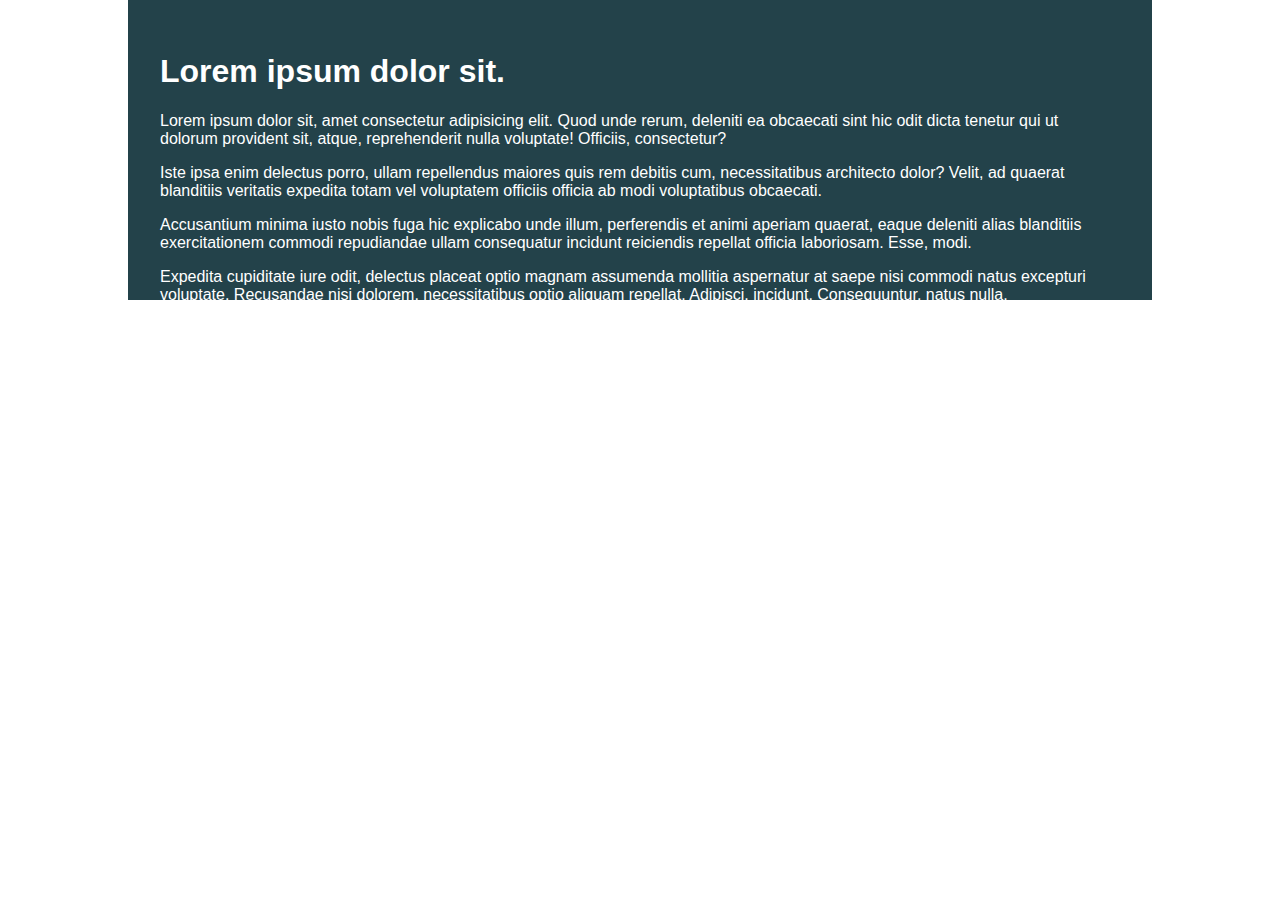
<file: WEB D/challenge01/index.html>
<!DOCTYPE html>
<html lang="en">

<head>
    <meta charset="UTF-8">
    <meta name="viewport" content="width=device-width, initial-scale=1.0">
    <title>Day 01</title>

    <link rel="stylesheet" href="style.css">
</head>

<body>
    <div class="container">
        <div class="intro-content">
            <h1>Lorem ipsum dolor sit.</h1>
            <p>Lorem ipsum dolor sit, amet consectetur adipisicing elit. Quod unde rerum, deleniti ea obcaecati sint hic
                odit dicta tenetur qui ut dolorum provident sit, atque, reprehenderit nulla voluptate! Officiis,
                consectetur?</p>
            <p>Iste ipsa enim delectus porro, ullam repellendus maiores quis rem debitis cum, necessitatibus architecto
                dolor? Velit, ad quaerat blanditiis veritatis expedita totam vel voluptatem officiis officia ab modi
                voluptatibus obcaecati.</p>
            <p>Accusantium minima iusto nobis fuga hic explicabo unde illum, perferendis et animi aperiam quaerat, eaque
                deleniti alias blanditiis exercitationem commodi repudiandae ullam consequatur incidunt reiciendis
                repellat officia laboriosam. Esse, modi.</p>
            <p>Expedita cupiditate iure odit, delectus placeat optio magnam assumenda mollitia aspernatur at saepe nisi
                commodi natus excepturi voluptate. Recusandae nisi dolorem, necessitatibus optio aliquam repellat.
                Adipisci, incidunt. Consequuntur, natus nulla.</p>
        </div>
    </div>
</body>

</html>
</file>
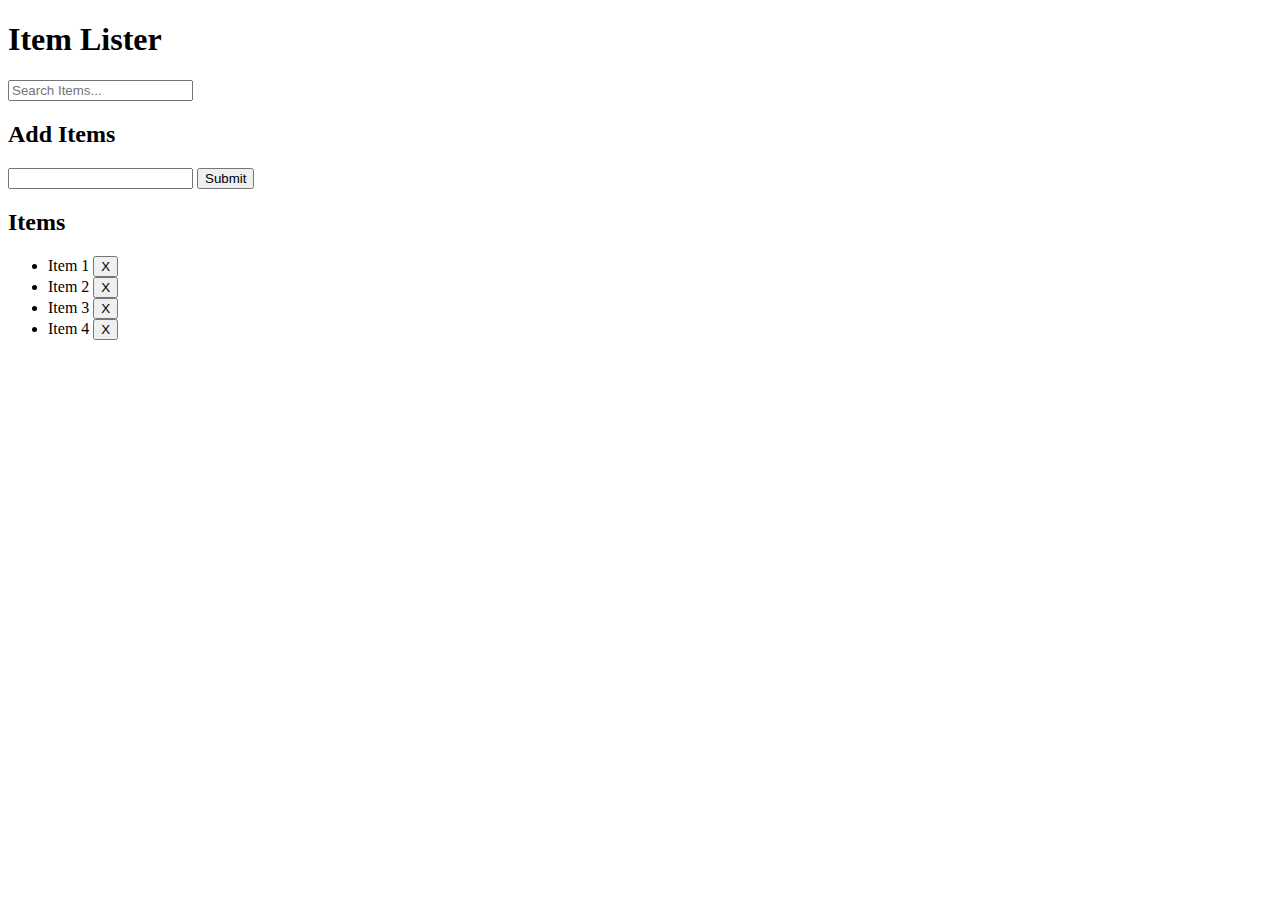
<file: WEB D/JS Start/index.html>
<!DOCTYPE html>
<html>
<head>
    <meta charset="UTD-8">
    <meta name="viewport" content="width=device-width", initial-scale="1.0">
    <meta http-equiv="X-UA-Compatible" content="ie=edge">
    <!-- <link rel="stylesheet" href=""> -->
    <title>Item Lister</title>
</head>
<body>
    <header id="main-header" class="bg-success text-white p-4 mb-3">
        <div class="container">
          <div class="row">
            <div class="col-md-6">
                <h1 id="header-title">Item Lister</h1>
            </div>
            <div class="col-md-6 align-self-center">
                <input type="text" class="form-control" id="filter" placeholder="Search Items...">
            </div>
          </div>
        </div>
      </header>
      <div class="container">
       <div id="main" class="card card-body">
        <h2 class="title">Add Items</h2>
        <form id="addForm" class="form-inline mb-3">
          <input type="text" class="form-control mr-2" id="item">
          <input type="submit" class="btn btn-dark" value="Submit">
        </form>
        <h2 class="title">Items</h2>
        <ul id="items" class="list-group">
          <li class="list-group-item">Item 1 <button class="btn btn-danger btn-sm float-right delete">X</button></li>
          <li class="list-group-item">Item 2 <button class="btn btn-danger btn-sm float-right delete">X</button></li>
          <li class="list-group-item">Item 3 <button class="btn btn-danger btn-sm float-right delete">X</button></li>
          <li class="list-group-item">Item 4 <button class="btn btn-danger btn-sm float-right delete">X</button></li>
        </ul>
       </div>
      </div>
      <script src="main.js"></script>
</body>

</html>
</file>
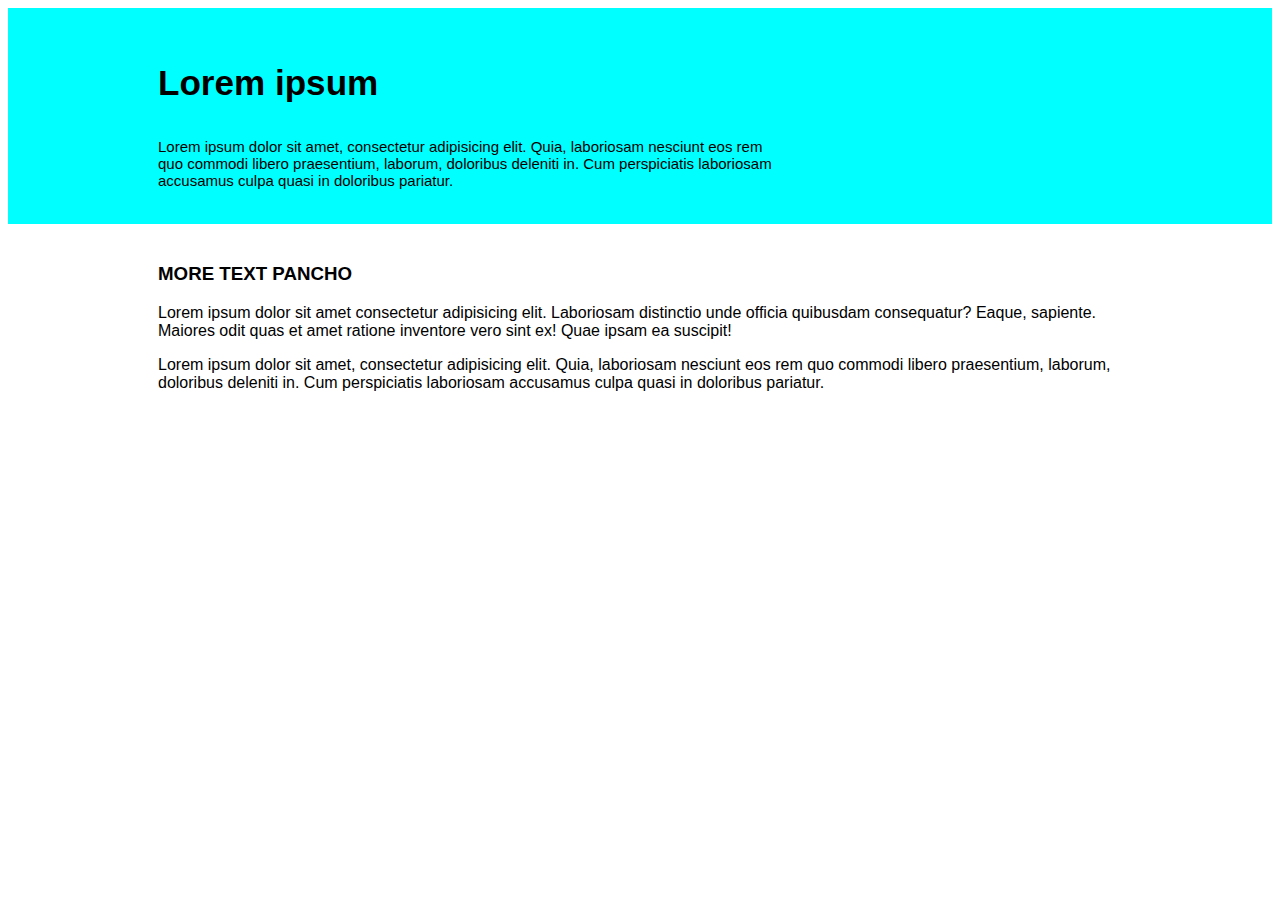
<file: WEB D/KP PRACTISE/index.html>
<!DOCTYPE html>
<html>
    <head>
        <title>DAY 01</title>
        <link rel="stylesheet" href="style.css">
    </head> 
    <body>
       <div class="container">
            <div class="text"> 
                <h3 class="head">Lorem ipsum </h3>
                <div class="content">
                    <p>Lorem ipsum dolor sit amet, consectetur adipisicing elit. Quia, laboriosam nesciunt eos rem quo commodi libero praesentium, laborum, doloribus deleniti in. Cum perspiciatis laboriosam accusamus culpa quasi in doloribus pariatur.</p>            
                </div>
            </div>
        </div>
        <div class="more_text">
            <h3 class="subheading">MORE TEXT PANCHO</h3>
                <div class="data">Lorem ipsum dolor sit amet consectetur adipisicing elit. Laboriosam distinctio unde officia quibusdam consequatur? Eaque, sapiente. Maiores odit quas et amet ratione inventore vero sint ex! Quae ipsam ea suscipit!</div>
                    <p>Lorem ipsum dolor sit amet, consectetur adipisicing elit. Quia, laboriosam nesciunt eos rem quo commodi libero praesentium, laborum, doloribus deleniti in. Cum perspiciatis laboriosam accusamus culpa quasi in doloribus pariatur.</p>
            </div>
        </div>
    </body>
</html>
</file>
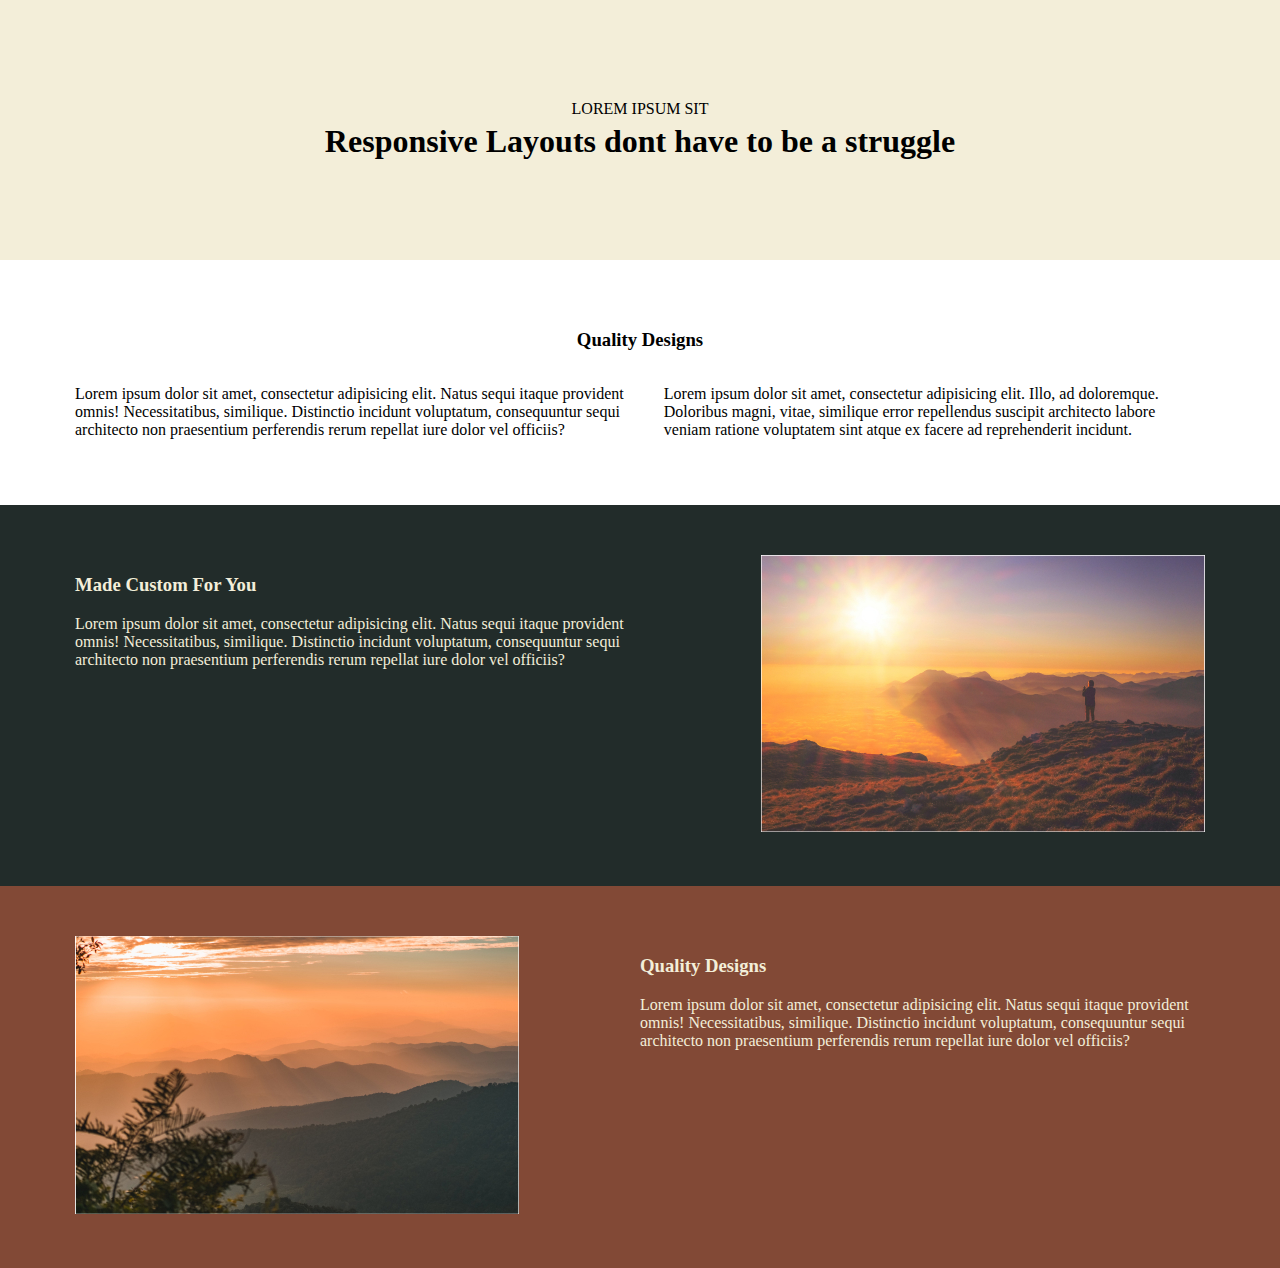
<file: WEB D/KP PRACTISE/flexbox-challenge-4/index.html>
<!DOCTYPE html>
<html>
    <head>
        <title>CHALLENGE 4</title>
        <link rel="stylesheet" href="style.css">
    </head>
    <body>
        <div class="container-1">
            <div class="text-1">
                <p class="line">LOREM IPSUM SIT</p>
                <h1 class="heading">Responsive Layouts dont have to be a struggle</h2>
            </div>
        </div>
        <div class="container-2">
            <div class="text-2">
                <h3 class="sub1">Quality Designs</h3>
                <div class="para1">
                    <p>Lorem ipsum dolor sit amet, consectetur adipisicing elit. Natus sequi itaque provident omnis! Necessitatibus, similique. Distinctio incidunt voluptatum, consequuntur sequi architecto non praesentium perferendis rerum repellat iure dolor vel officiis?</p>
                    <p>Lorem ipsum dolor sit amet, consectetur adipisicing elit. Illo, ad doloremque. Doloribus magni, vitae, similique error repellendus suscipit architecto labore veniam ratione voluptatem sint atque ex facere ad reprehenderit incidunt.</p>
                </div>
            </div>
        </div>
        <div class="container-3">
            <div class="content-in-3">
                <div class="text-3">
                    <h3 class="sub2">Made Custom For You</h3>
                    <p>Lorem ipsum dolor sit amet, consectetur adipisicing elit. Natus sequi itaque provident omnis! Necessitatibus, similique. Distinctio incidunt voluptatum, consequuntur sequi architecto non praesentium perferendis rerum repellat iure dolor vel officiis?</p>
                </div>
                <div>
                    <img src="image-01.jpg" alt="first image" class="image-on-third">
                </div>
            </div>
        </div>
        <div class="container-4">
            <div class="content-in-4">
                <div>
                    <img src="image-02.jpg" alt="first image" class="image-on-third">
                </div>
                <div class="text-4">
                    <h3 class="sub3">Quality Designs</h3>
                    <p>Lorem ipsum dolor sit amet, consectetur adipisicing elit. Natus sequi itaque provident omnis! Necessitatibus, similique. Distinctio incidunt voluptatum, consequuntur sequi architecto non praesentium perferendis rerum repellat iure dolor vel officiis?</p>
                </div>
                
            </div>
        </div>
    </body>

    
</html>
</file>
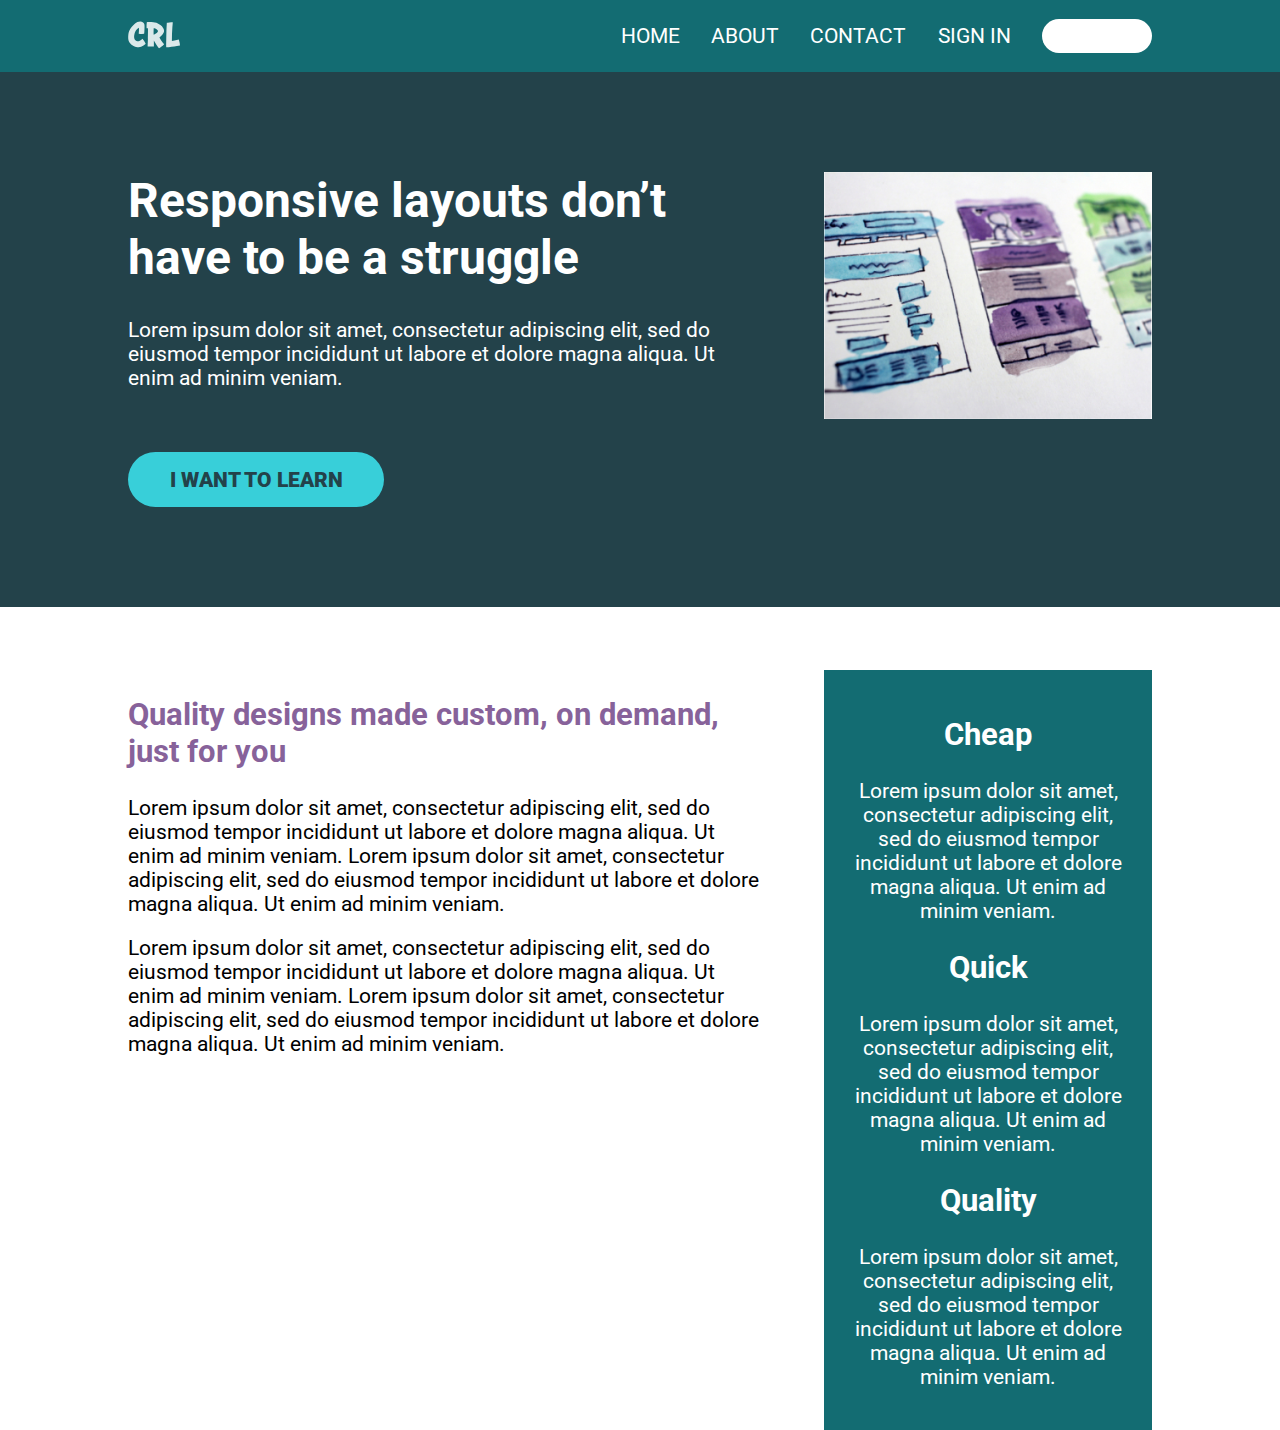
<file: WEB D/KP PRACTISE/nav-challenge/index.html>
<!DOCTYPE html>
<html lang="en">
<head>
    <meta charset="UTF-8">
    <meta name="viewport" content="width=device-width, initial-scale=1.0">
    <title>Conquering Responsive Layouts</title>
    <link href="https://fonts.googleapis.com/css2?family=Roboto:wght@400;900&display=swap" rel="stylesheet"> 
    <link rel="stylesheet" href="style.css">
</head>
<body>
    <header> 
        <div class="container row">
            <button class="nav-toggle" aria-label="open navigation">
                <span class="hamburger"></span>
            </button>
            <a class="logo" href="#">
                <img src="img/logo.svg" alt="conquering responsive layouts">
            </a>
            <nav class="nav">
                <ul class="nav__list nav__list--primary">
                    <li class="nav__item"><a href="#" class="nav__link">Home</a></li>
                    <li class="nav__item"><a href="#" class="nav__link">About</a></li>
                    <li class="nav__item"><a href="#" class="nav__link">Contact</a></li>
                </ul>
                <ul class="nav__list nav__list--secondary">
                    <li class="nav__item"><a href="#" class="nav__link">Sign In</a></li>
                    <li class="nav__item"><a href="#" class="nav__link nav__link--button">Sign up</a></li>
                </ul>
            </nav>
        </div>
    </header>
    
    <section class="hero">
        <div class="container row">
            <div class="hero__text">
                <h1>Responsive layouts don’t have to be a struggle</h1>
                <p>Lorem ipsum dolor sit amet, consectetur adipiscing elit, sed do eiusmod tempor incididunt ut labore et dolore magna aliqua. Ut enim ad minim veniam.</p>
                <a href="#" class="btn">I want to learn</a>
            </div>
            <img src="img/hero-img.jpg" alt="UX design sketches" class="hero__img">
        </div>
    </section> 

    <main class="main container row">
            <section class="primary-content">
                <h2 class="section-title">Quality designs made custom, on demand, just for you</h2>
                <p>Lorem ipsum dolor sit amet, consectetur adipiscing elit, sed do eiusmod tempor incididunt ut labore et dolore magna aliqua. Ut enim ad minim veniam. Lorem ipsum dolor sit amet, consectetur adipiscing elit, sed do eiusmod tempor incididunt ut labore et dolore magna aliqua. Ut enim ad minim veniam.</p>
                <p>Lorem ipsum dolor sit amet, consectetur adipiscing elit, sed do eiusmod tempor incididunt ut labore et dolore magna aliqua. Ut enim ad minim veniam. Lorem ipsum dolor sit amet, consectetur adipiscing elit, sed do eiusmod tempor incididunt ut labore et dolore magna aliqua. Ut enim ad minim veniam.</p>
            </section>
            <aside class="sidebar">
                <h2 class="sidebar-title">Cheap</h2>
                <p>Lorem ipsum dolor sit amet, consectetur adipiscing elit, sed do eiusmod tempor incididunt ut labore et dolore magna aliqua. Ut enim ad minim veniam.</p>

                <h2 class="sidebar-title">Quick</h2>
                <p>Lorem ipsum dolor sit amet, consectetur adipiscing elit, sed do eiusmod tempor incididunt ut labore et dolore magna aliqua. Ut enim ad minim veniam.</p>

                <h2 class="sidebar-title">Quality</h2>
                <p>Lorem ipsum dolor sit amet, consectetur adipiscing elit, sed do eiusmod tempor incididunt ut labore et dolore magna aliqua. Ut enim ad minim veniam.</p>
            </aside>
    </main>

    <script src="main.js"></script>

</body>
</html>
</file>
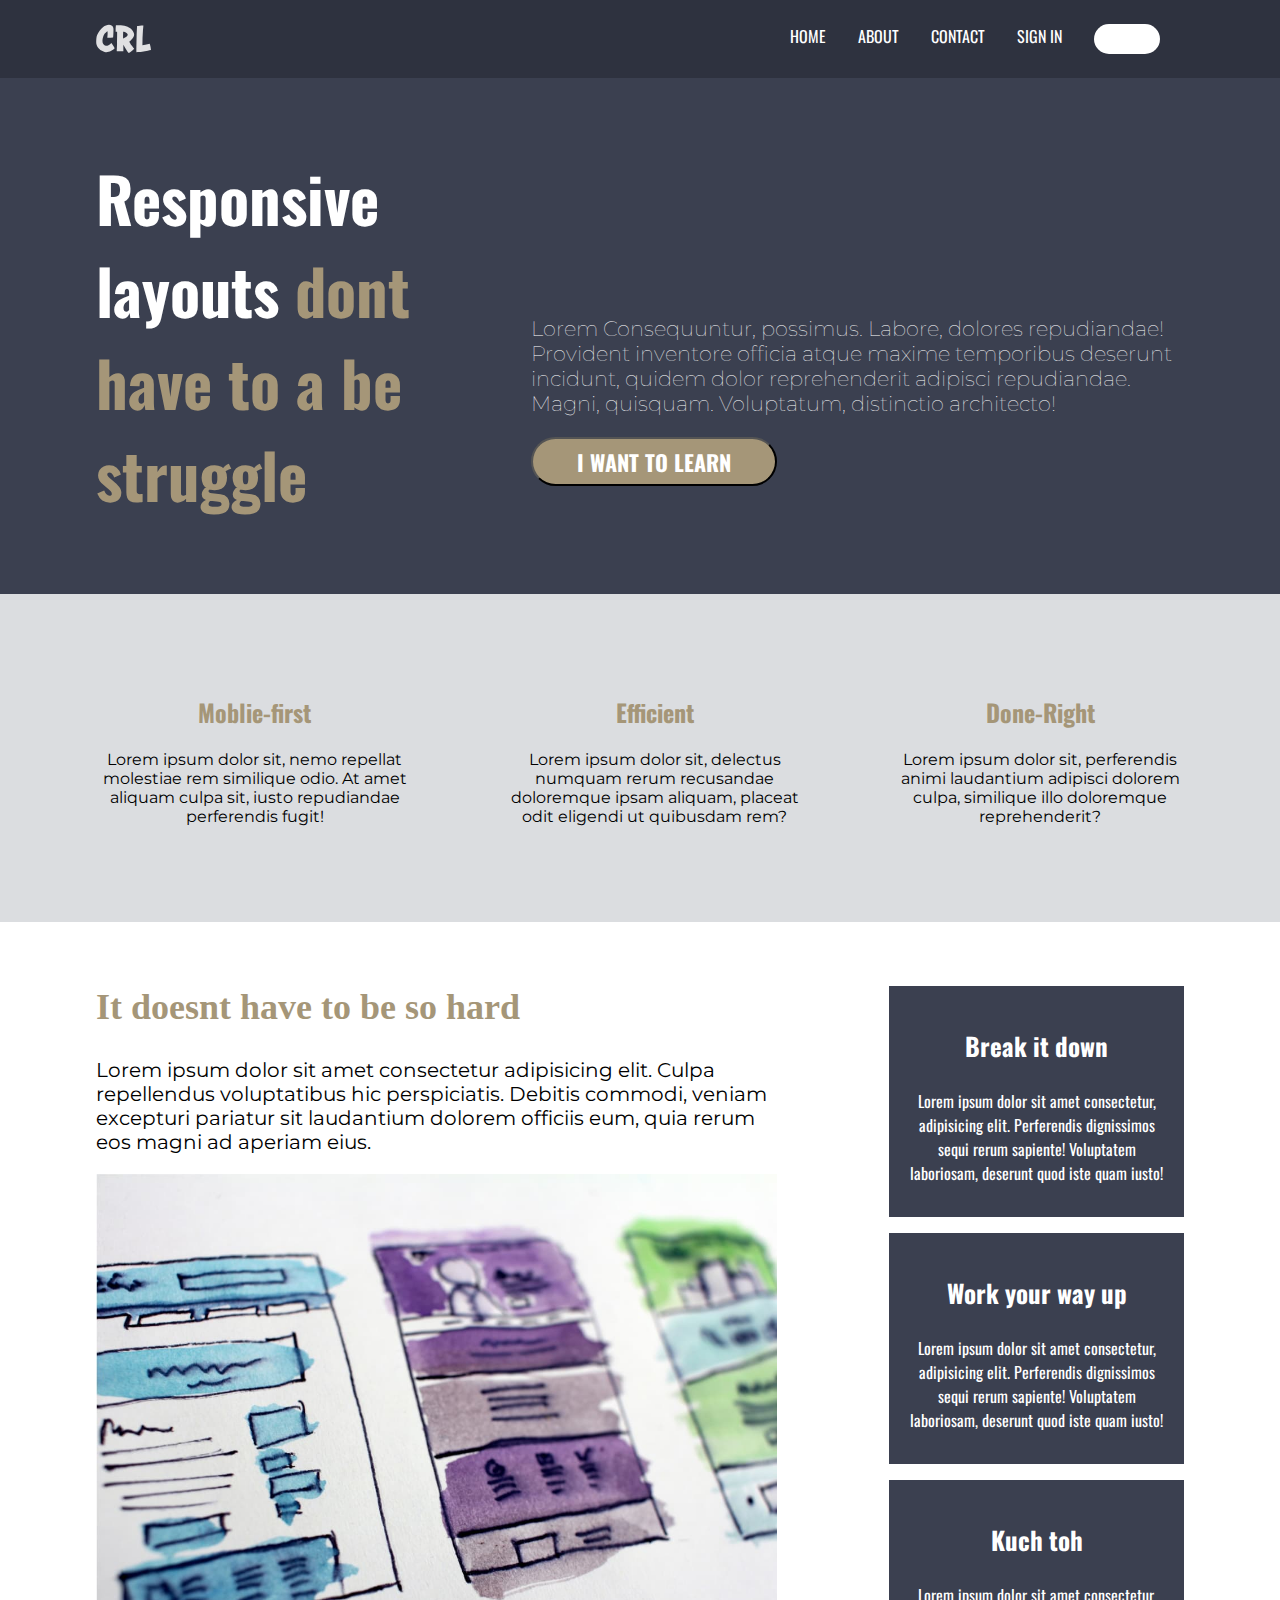
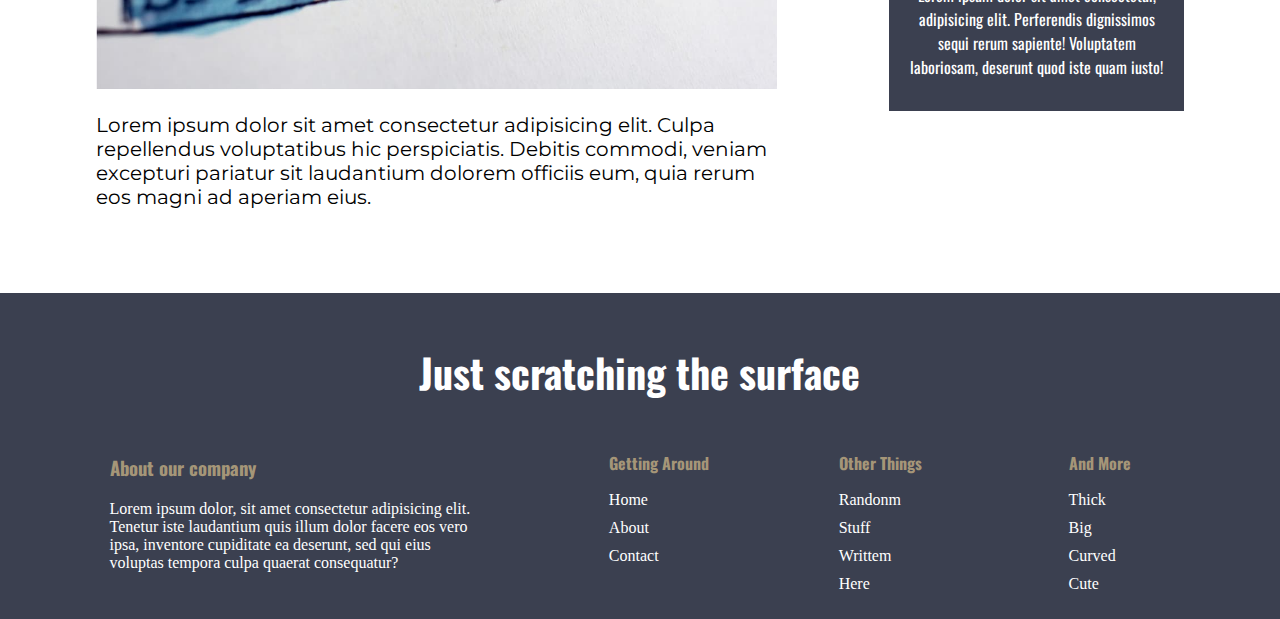
<file: WEB D/KP PRACTISE/THE FINAL CHALLENGE'/index.html>
<!DOCTYPE html>
<html lang="en">
<head>
    <meta charset="UTF-8">
    <meta name="viewport" content="width=device-width, initial-scale=1.0">
    <link rel="stylesheet" href="style.css">
    <title>Document</title>
    <link rel="preconnect" href="https://fonts.googleapis.com">
    <link rel="preconnect" href="https://fonts.gstatic.com" crossorigin>
    <link href="https://fonts.googleapis.com/css2?family=Oswald:wght@200..700&display=swap" rel="stylesheet">
    <link href="https://fonts.googleapis.com/css2?family=Montserrat:ital,wght@0,100..900;1,100..900&family=Oswald:wght@200..700&display=swap" rel="stylesheet">
</head>
<body>
    <header>
        <button class="nav-toggle" aria-label="open navigation">
            <span class="hamburger"></span>
        </button>
        <div class="intro-nav">
            <img src="logo.svg" alt="CRL logo" class="logo">
            <nav class="nav">
                <ul class="nav_list--primary">
                    <li class="nav-item"><a href="#" class="nav-link">home</a></li>
                    <li class="nav-item"><a href="#" class="nav-link">about</a></li>
                    <li class="nav-item"><a href="#" class="nav-link">contact</a></li>
                    <li class="nav-item"><a href="#" class="nav-link">sign in</a></li>
                    <li class="nav-item signup"><a href="#" class="nav-link nav-link--btn">sign up</a></li>
                </ul>
            </nav>
        </div>
    </header>
    
    <section class="Intro">
        <div class="section1--text">
            <div class="intro-left">
                <h1 class="main-heading">Responsive layouts <span style="color: #A59678;">dont have to a be struggle </span></h1>
            </div>
            <div class="intro-right">
                <p class="intro-para">Lorem Consequuntur, possimus. Labore, dolores repudiandae! Provident inventore officia atque maxime temporibus deserunt incidunt, quidem dolor reprehenderit adipisci repudiandae. Magni, quisquam. Voluptatum, distinctio architecto!</p>
                <button class="learn-button">I WANT TO LEARN</button>
            </div>
        </div>
    </section>
    <section class="content-info">
        <div class="section2--text">
            <div class="mid">
                <h2 class="mobile-first" style="color: #A59678;">Moblie-first</h2>
                <p style="font-family: Montserrat, sans-serif">Lorem ipsum dolor sit, nemo repellat molestiae rem similique odio. At amet aliquam culpa sit, iusto repudiandae perferendis fugit!</p>
            </div>
            <div class="mid">
                <h2 class="efficient" style="color: #A59678;">Efficient</h2>
                <p style="font-family: Montserrat, sans-serif">Lorem ipsum dolor sit, delectus numquam rerum recusandae doloremque ipsam aliquam, placeat odit eligendi ut quibusdam rem?</p>
            </div>
            <div class="mid">
                <h2 class="done-right" style="color: #A59678;">Done-Right</h2>
                <p style="font-family: Montserrat, sans-serif">Lorem ipsum dolor sit, perferendis animi laudantium adipisci dolorem culpa, similique illo doloremque reprehenderit?</p>
            </div>
        </div>
    </section>
    <section>
        <div class="section3--text">
            <div class="left">
                <h2 class="title">It doesnt have to be so hard</h2>
                <p class="para">Lorem ipsum dolor sit amet consectetur adipisicing elit. Culpa repellendus voluptatibus hic perspiciatis. Debitis commodi, veniam excepturi pariatur sit laudantium dolorem officiis eum, quia rerum eos magni ad aperiam eius.</p>
                <img src="the-image.jpg" alt="main-image" class="main-image">
                <p class="para">Lorem ipsum dolor sit amet consectetur adipisicing elit. Culpa repellendus voluptatibus hic perspiciatis. Debitis commodi, veniam excepturi pariatur sit laudantium dolorem officiis eum, quia rerum eos magni ad aperiam eius.</p>
            </div>
            <div class="right">
                <div class="box">
                    <h3 class="mid-right-head">Break it down</h3>
                    <p>Lorem ipsum dolor sit amet consectetur, adipisicing elit. Perferendis dignissimos sequi rerum sapiente! Voluptatem laboriosam, deserunt quod iste quam iusto!</p>
                </div>
                <div class="box">
                    <h3 class="mid-right-head">Work your way up</h3>
                    <p>Lorem ipsum dolor sit amet consectetur, adipisicing elit. Perferendis dignissimos sequi rerum sapiente! Voluptatem laboriosam, deserunt quod iste quam iusto!</p>
                </div>
                <div class="box" >
                    <h3 class="mid-right-head">Kuch toh</h3>
                    <p>Lorem ipsum dolor sit amet consectetur, adipisicing elit. Perferendis dignissimos sequi rerum sapiente! Voluptatem laboriosam, deserunt quod iste quam iusto!</p>
                </div>
            </div>
        </div>
    </section>
    <footer>
        <div class="last-section">
            <h2 class="bottomliner" style="text-align: center;">Just scratching the surface</h2>
            <div class="bottom-text">
                <div class="about-para">
                    <h3 style="font-family: Oswald, sans-serif" class="about">About our company</h3>
                    <p>Lorem ipsum dolor, sit amet consectetur adipisicing elit. Tenetur iste laudantium quis illum dolor facere eos vero ipsa, inventore cupiditate ea deserunt, sed qui eius voluptas tempora culpa quaerat consequatur?</p>
                </div>
                <div class="contacts" >
                    <ul class="getting-around list">
                        <h3 class="about-heading">Getting Around</h3>
                        <li class="list-item">Home</li>
                        <li class="list-item">About</li>
                        <li class="list-item">Contact</li>
                    </ul>
                    <ul class="Other-Things list">
                        <h3 class="about-heading">Other Things</h3>                
                        <li class="list-item">Randonm</li>
                        <li class="list-item">Stuff</li>
                        <li class="list-item">Writtem</li>
                        <li class="list-item">Here</li>
                    </ul>
                    <ul class="and-more list">
                        <h3 class="about-heading">And More</h3>
                        <li class="list-item">Thick</li>
                        <li class="list-item">Big</li>
                        <li class="list-item">Curved</li>
                        <li class="list-item">Cute</li>
                    </ul>
                </div>
            </div>
        </div>
    </footer>
    <script src="main.js"></script>
</body>
</html>
</file>
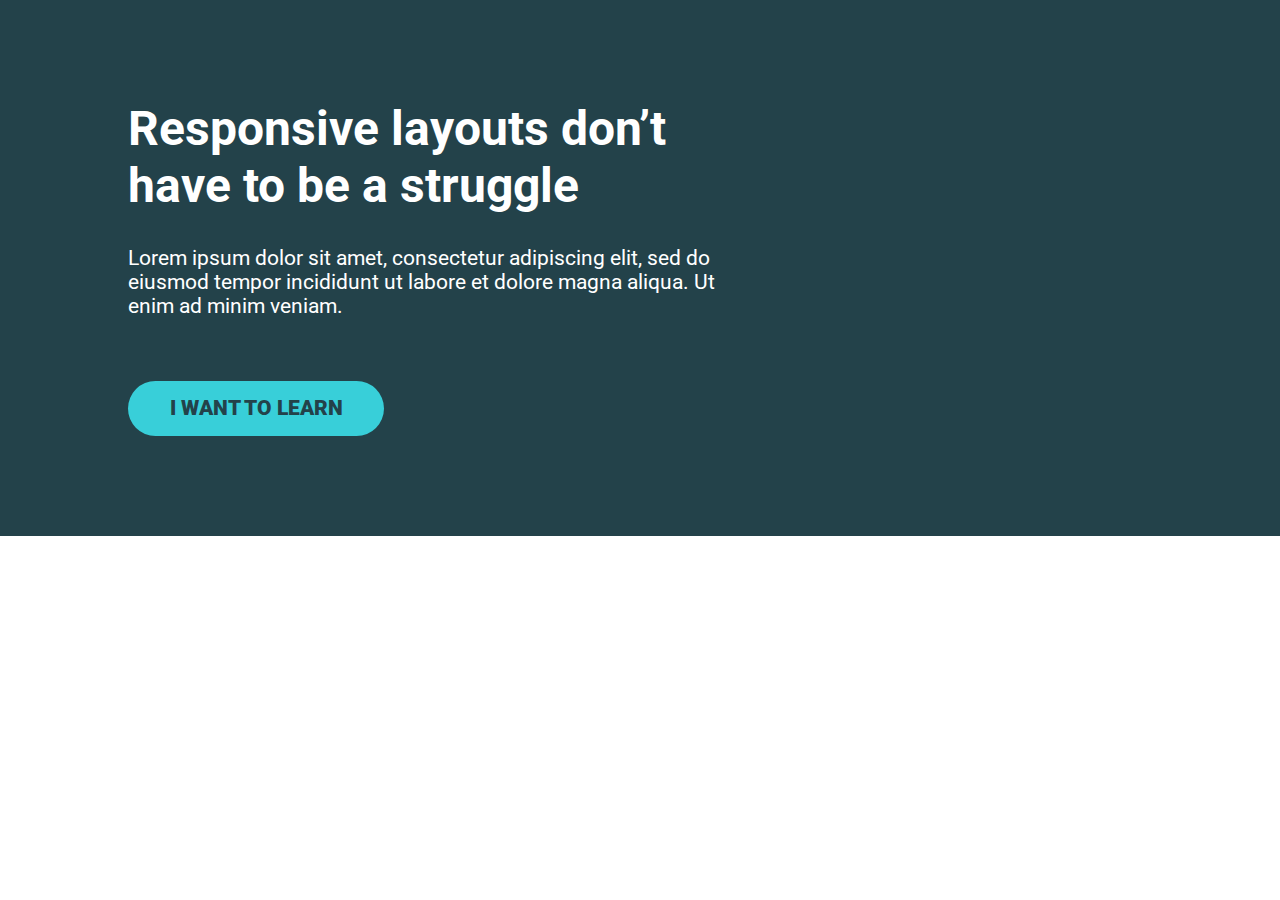
<file: WEB D/challenge01/02-6 - challenge 2/02-6 - challenge 2/index.html>
<!DOCTYPE html>
<html lang="en">
<head>
    <meta charset="UTF-8">
    <meta name="viewport" content="width=device-width, initial-scale=1.0">
    <title>Conquering Rsponsive Layouts</title>
    <link href="https://fonts.googleapis.com/css2?family=Roboto:wght@400;900&display=swap" rel="stylesheet"> 
    <link rel="stylesheet" href="style.css">
</head>
<body>
    <div class="hero">
        <div class="container row">
            <div class="hero__text">
                <h1>Responsive layouts don’t have to be a struggle</h1>
                <p>Lorem ipsum dolor sit amet, consectetur adipiscing elit, sed do eiusmod tempor incididunt ut labore et dolore magna aliqua. Ut enim ad minim veniam.</p>
                <a href="#" class="btn">I want to learn</a>
            </div>
        </div>
    </div> 

    

</body>
</html>
</file>
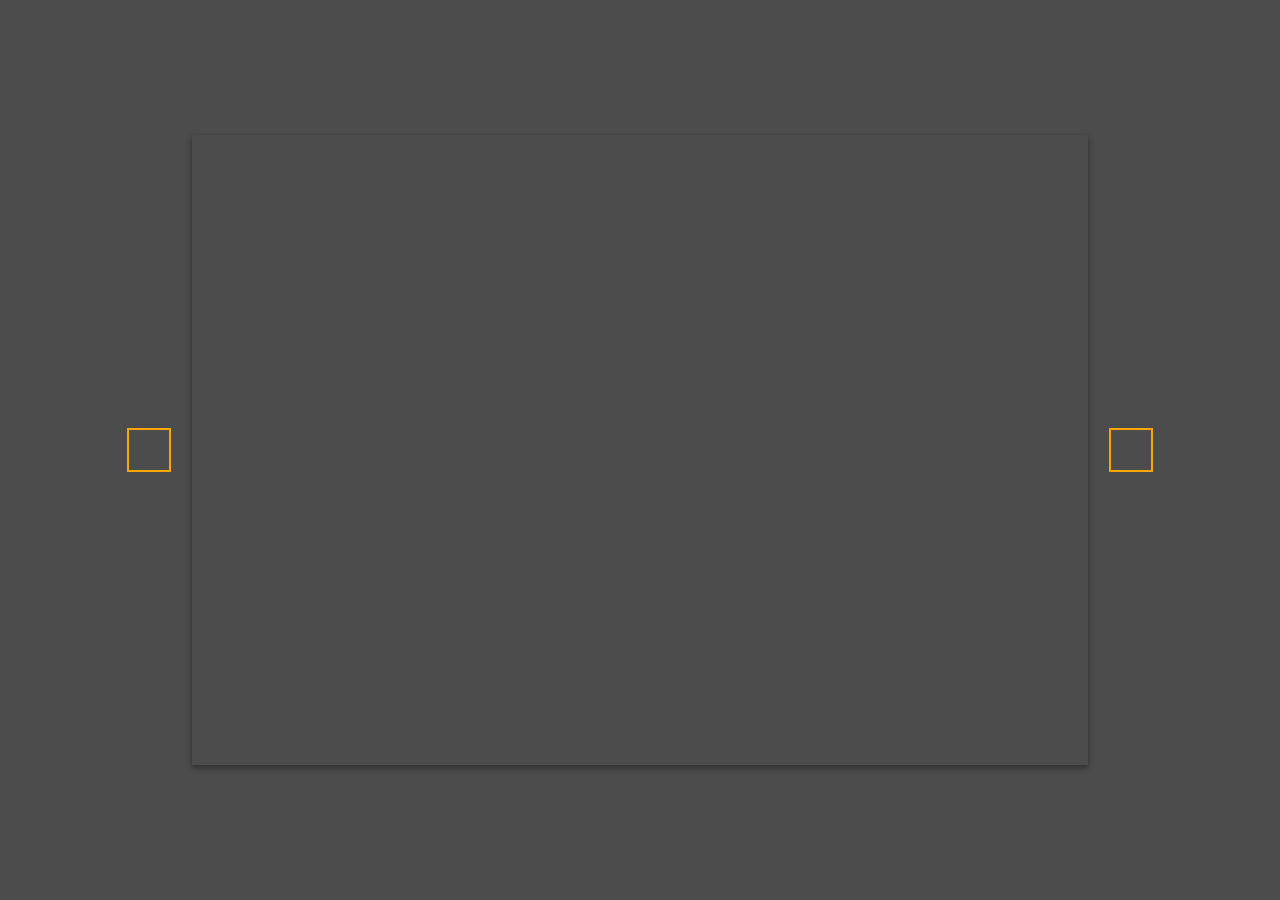
<file: WEB D/JS Start/50 PROJECT/2/index.html>
<!DOCTYPE html>
<html lang="en">
  <head>
    <meta charset="UTF-8" />
    <meta name="viewport" content="width=device-width, initial-scale=1.0" />
    <link
      rel="stylesheet"
      href="https://cdnjs.cloudflare.com/ajax/libs/font-awesome/5.14.0/css/all.min.css"
      integrity="sha512-1PKOgIY59xJ8Co8+NE6FZ+LOAZKjy+KY8iq0G4B3CyeY6wYHN3yt9PW0XpSriVlkMXe40PTKnXrLnZ9+fkDaog=="
      crossorigin="anonymous"
    />
    <link rel="stylesheet" href="style.css" />
    <title>Background Slider</title>
  </head>
  <body>
    <div class="slider-container">
      <div
        class="slide active"
        style="
          background-image: url('https://images.unsplash.com/photo-1549880338-65ddcdfd017b?ixlib=rb-1.2.1&ixid=eyJhcHBfaWQiOjEyMDd9&auto=format&fit=crop&w=2100&q=80');
        "
      ></div>
      <div
        class="slide"
        style="
          background-image: url('https://images.unsplash.com/photo-1511593358241-7eea1f3c84e5?ixlib=rb-1.2.1&ixid=eyJhcHBfaWQiOjEyMDd9&auto=format&fit=crop&w=1934&q=80');
        "
      ></div>

      <div
        class="slide"
        style="
          background-image: url('https://images.unsplash.com/photo-1495467033336-2effd8753d51?ixlib=rb-1.2.1&ixid=eyJhcHBfaWQiOjEyMDd9&auto=format&fit=crop&w=2100&q=80');
        "
      ></div>

      <div
        class="slide"
        style="
          background-image: url('https://images.unsplash.com/photo-1522735338363-cc7313be0ae0?ixlib=rb-1.2.1&ixid=eyJhcHBfaWQiOjEyMDd9&auto=format&fit=crop&w=2689&q=80');
        "
      ></div>

      <div
        class="slide"
        style="
          background-image: url('https://images.unsplash.com/photo-1559087867-ce4c91325525?ixlib=rb-1.2.1&ixid=eyJhcHBfaWQiOjEyMDd9&auto=format&fit=crop&w=2100&q=80');
        "
      ></div>

      <button class="arrow left-arrow" id="left">
        <i class="fas fa-arrow-left"></i>
      </button>

      <button class="arrow right-arrow" id="right">
        <i class="fas fa-arrow-right"></i>
      </button>
    </div>
    <script src="script.js"></script>
  </body>
</html>
</file>
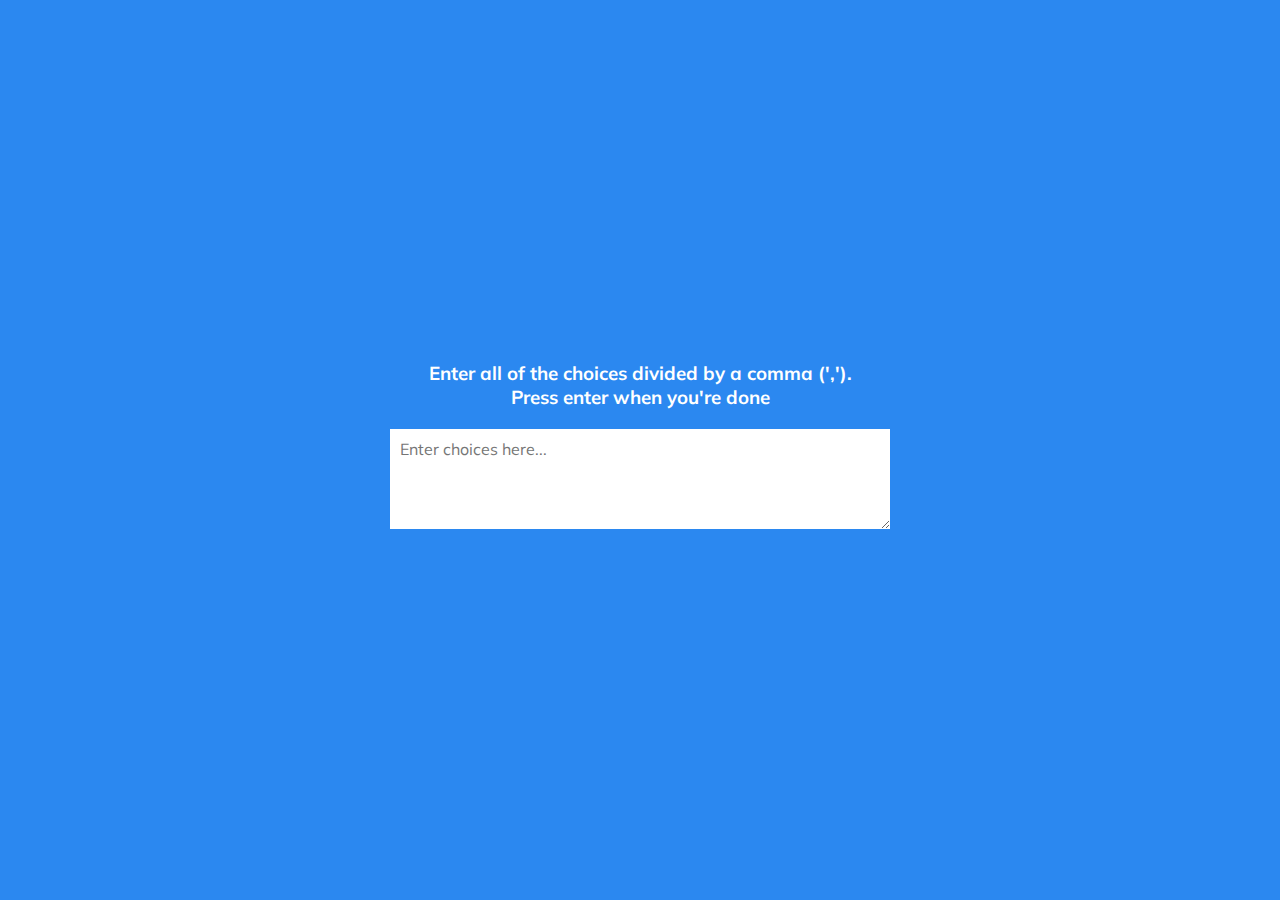
<file: WEB D/JS Start/50 PROJECT/3/index.html>
<!DOCTYPE html>
<html lang="en">
  <head>
    <meta charset="UTF-8" />
    <meta name="viewport" content="width=device-width, initial-scale=1.0" />
    <link rel="stylesheet" href="style.css" />
    <title>Random Choice Picker</title>
  </head>
  <body>
    <div class="container">
      <h3>Enter all of the choices divided by a comma (','). <br> Press enter when you're done</h3>
      <textarea placeholder="Enter choices here..." id="textarea"></textarea>

      <div id="tags"></div>
    </div>

    <script src="script.js"></script>
  </body>
</html>
</file>
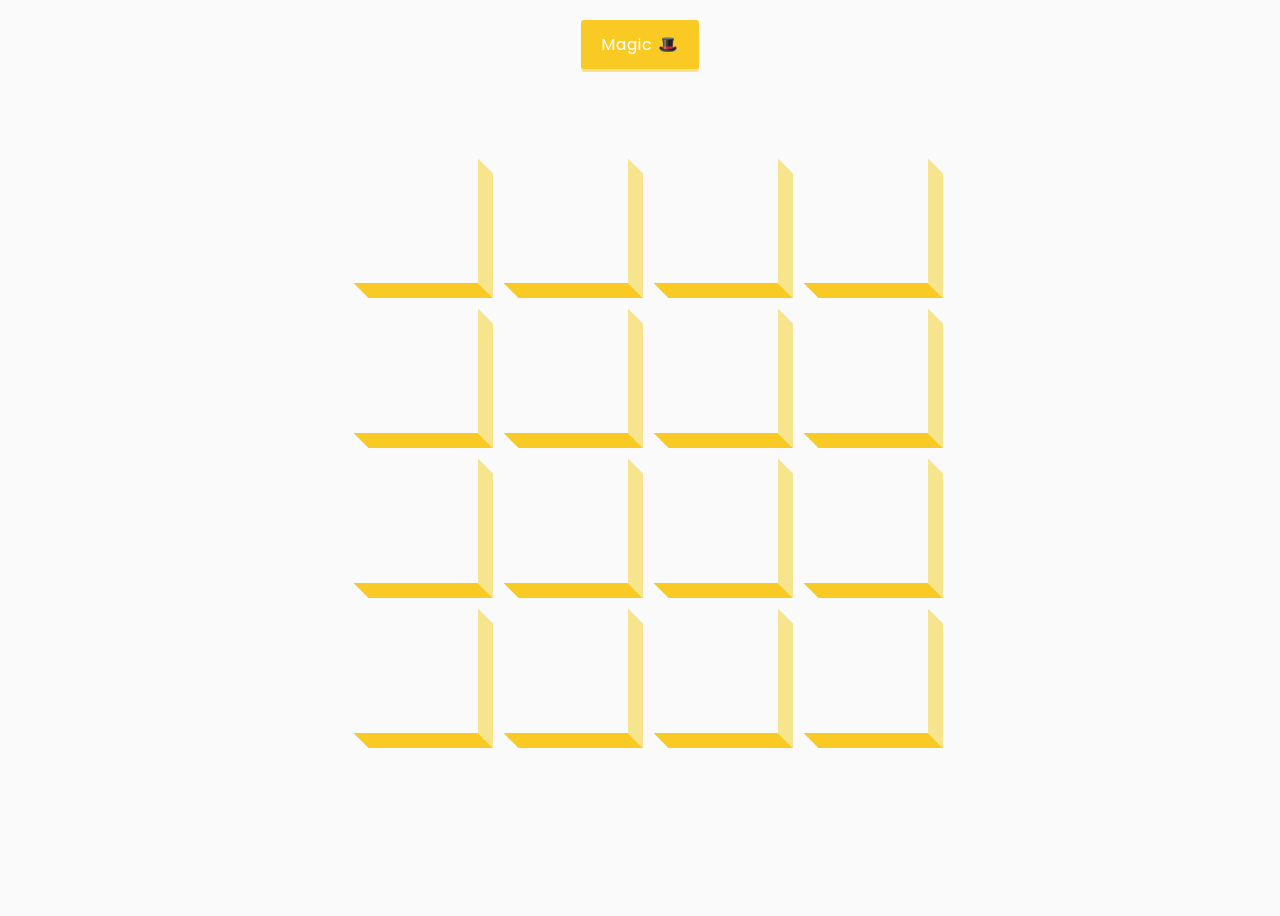
<file: WEB D/JS Start/50 PROJECT/3d background slider/index.html>
<!DOCTYPE html>
<html lang="en">
  <head>
    <meta charset="UTF-8" />
    <meta name="viewport" content="width=device-width, initial-scale=1.0" />
    <link
      rel="stylesheet"
      href="https://cdnjs.cloudflare.com/ajax/libs/font-awesome/5.14.0/css/all.min.css"
      integrity="sha512-1PKOgIY59xJ8Co8+NE6FZ+LOAZKjy+KY8iq0G4B3CyeY6wYHN3yt9PW0XpSriVlkMXe40PTKnXrLnZ9+fkDaog=="
      crossorigin="anonymous"
    />
    <link rel="stylesheet" href="style.css" />
    <title>3D Boxes Background</title>
  </head>
  <body>
    <button id="btn" class="magic">Magic 🎩</button>
    <div id="boxes" class="boxes big"></div>
    <script src="script.js"></script>
  </body>
</html>
</file>
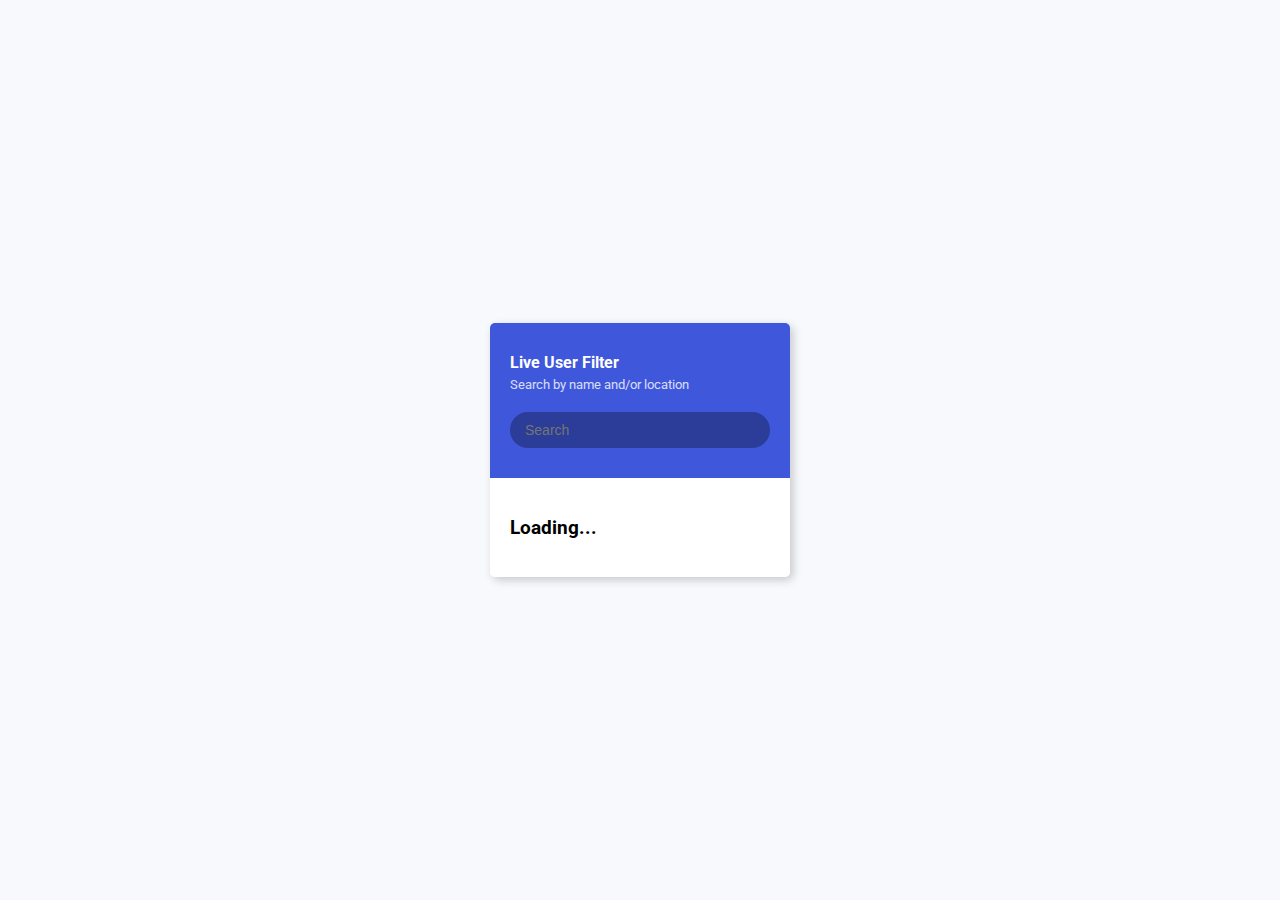
<file: WEB D/JS Start/50 PROJECT/4/index.html>
<!DOCTYPE html>
<html lang="en">
  <head>
    <meta charset="UTF-8" />
    <meta name="viewport" content="width=device-width, initial-scale=1.0" />
    <link rel="stylesheet" href="style.css" />
    <title>Live User Filter</title>
  </head>
  <body>
    <div class="container">
      <header class="header">
        <h4 class="title">Live User Filter</h4>
        <small class="subtitle">Search by name and/or location</small>
        <input type="text" id="filter" placeholder="Search">
      </header>

      <ul id="result" class="user-list">
        <li>
          <h3>Loading...</h3>
        </li>
      </ul>
    </div>
    <script src="script.js"></script>
  </body>
</html>
</file>
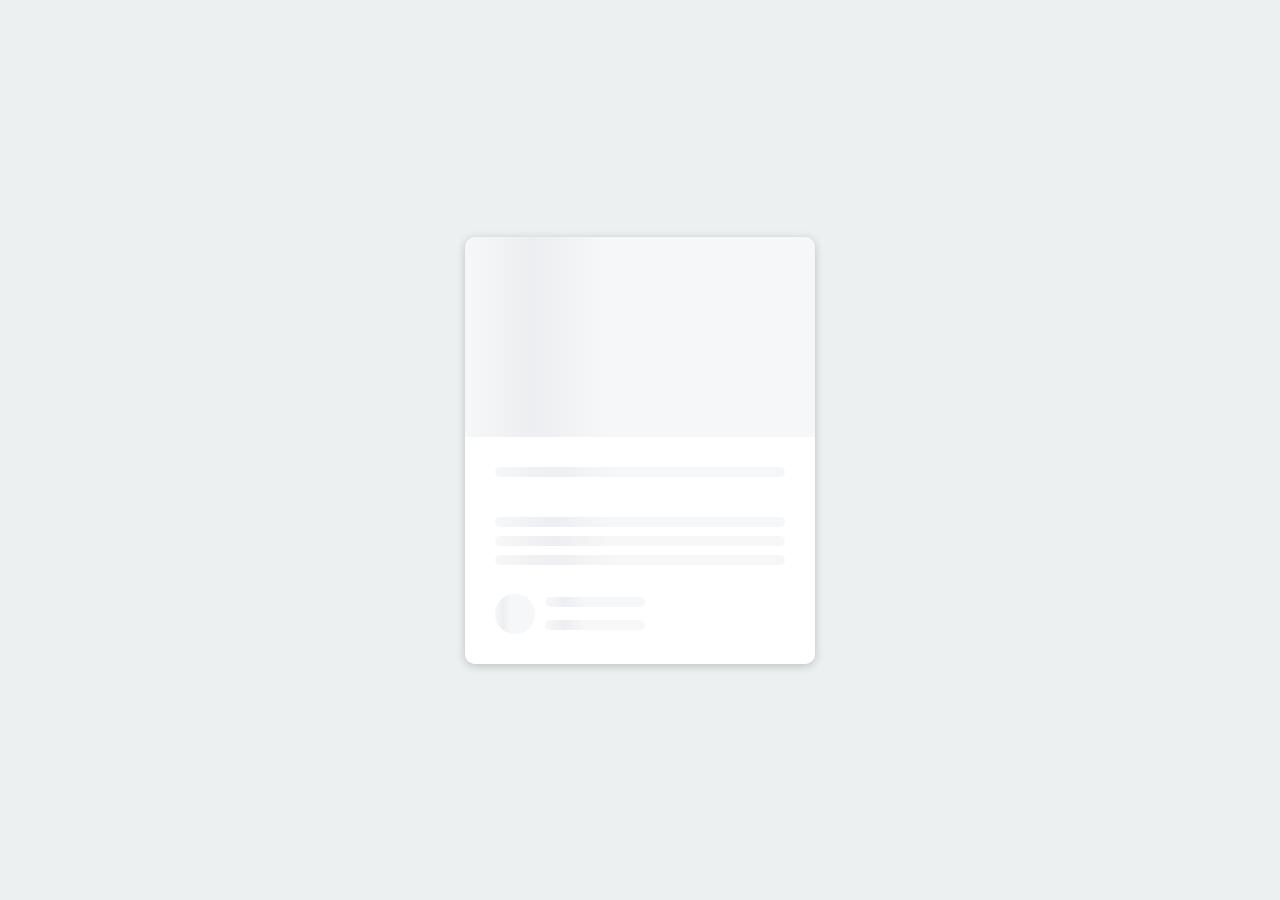
<file: WEB D/JS Start/50 PROJECT/5/index.html>
<!DOCTYPE html>
<html lang="en">
  <head>
    <meta charset="UTF-8" />
    <meta name="viewport" content="width=device-width, initial-scale=1.0" />
    <link rel="stylesheet" href="style.css" />
    <title>Content Placeholder</title>
  </head>
  <body>
    <div class="card">
      <div class="card-header animated-bg" id="header">&nbsp;</div>

      <div class="card-content">
        <h3 class="card-title animated-bg animated-bg-text" id="title">
          &nbsp;
        </h3>
        <p class="card-excerpt" id="excerpt">
          &nbsp;
          <span class="animated-bg animated-bg-text">&nbsp;</span>
          <span class="animated-bg animated-bg-text">&nbsp;</span>
          <span class="animated-bg animated-bg-text">&nbsp;</span>
        </p>
        <div class="author">
          <div class="profile-img animated-bg" id="profile_img">&nbsp;</div>
          <div class="author-info">
            <strong class="animated-bg animated-bg-text" id="name"
              >&nbsp;</strong
            >
            <small class="animated-bg animated-bg-text" id="date">&nbsp;</small>
          </div>
        </div>
      </div>
    </div>

    <script src="script.js"></script>
  </body>
</html>
</file>
<file: WEB D/challenge01/style.css>
/* INSTRUCTIONS
 *
 * 1) Limit the total width of
 *    the .intro-conent to about half
 *    of it's parent
 *
 * 2) Stop the text from overflowing
 *    out the bottom at small screen
 *    widths
 *
 * You may modify the HTML if needed
 *
 */

* {
  box-sizing: border-box;
}

body {
  margin: 0;
  font-family: sans-serif;
}

.container {
  background: #23424a;
  color: white;

  width: 80%;
  margin: 0 auto;

  padding: 2em;
  height: 300px;
}
</file>
<file: WEB D/KP PRACTISE/style.css>
body{
    font-family: 'Gill Sans', 'Gill Sans MT', Calibri, 'Trebuchet MS', sans-serif;
        
}
.container{
    background-color: aqua; 
    margin: 0;
        
}
.text {
    font-size:30px;
    width: 50%;
    /* max-width: 50%; */
    padding: 20px 150px ;
}
.content{
    font-size: 0.5em;
}
.more_text{
    margin: 0;
    padding: 20px 150px;
}
</file>
<file: WEB D/KP PRACTISE/flexbox-challenge-4/style.css>
html, body {
    margin: 0;
    padding: 0;
    height: 100%;
    width: 100%;
}

.container-1{
    background-color: #f3eed9;
    margin: 0 auto;
    padding: 100px 175px;    
}
.text-1{
    align-items: center;
    display: flex;
    flex-direction: column;
    /* justify-content: center; */
    /* width: ; */
    /* border: red solid; */
    /* flex-shrink: 1;
    flex-grow: 0; */
    gap: 5px;
}
.heading{
    margin: 0;
    /* border: green solid; */
    text-align: center;
}
.line{    
    margin: 0;
}
.container-2{
    margin: 0 auto;
    padding: 50px 75px;
    background-color: white;
}

.sub1{
    /* border: red solid; */
    text-align: center;
}
.para1{
    display: flex;
}
.container-3{
    background-color: #222c2a;
    color: #f3eed9;
    padding: 50px 75px;
    justify-content: flex-start;
    /* border: rebeccapurple solid; */
}
.content-in-3{
    display: flex;
    padding: 50px 75px;
    /* border: red solid; */
    padding: 0;
    justify-content: space-between;
    
}
img{
    width: 100%;
    /* border: red solid; */
}
.text-3{
    max-width: 50%;
    padding: 0%;
}
.container-4{
    background-color: #824936;
    color: #f3eed9;
    padding: 50px 75px;
    justify-content: flex-start;
    /* border: rebeccapurple solid; */
}
.content-in-4{
    margin: 0 auto;
    display: flex;
    /* border: red solid; */
    justify-content: space-between;
    padding: 0;
}
.text-4{
    max-width: 50%;
}
</file>
<file: WEB D/KP PRACTISE/nav-challenge/style.css>
/* Challenge

   Make the navigation layout work
   on both mobile and large screens.

   Mobile-first, so mobile styles first,
   then add the large screen styles
   inside the existing media query

*/

*, *::before, *::after {
    box-sizing: border-box;
}

body {
    margin: 0;
    font-family: 'Roboto', sans-serif;
    font-size: 1.3rem;
}

img {
    max-width: 100%;
}

h1 {
    font-size: 3rem;
    margin-top: 0;
}

.section-title {
    color: #87629A;
}

.btn {
    display: inline-block;
    text-decoration: none;
    text-transform: uppercase; 
    color: #23424A;
    font-weight: 900;
    background-color: #38CFD9;
    padding: .75em 2em;
    border-radius: 100px;
}

.btn:hover,
.btn:focus {
    opacity: .75; 
}

.container {
    width: 80%;
    max-width: 1100px;
    margin: 0 auto;
    /* added for nav-toggle positioning */
    position: relative;
}

header {
    background: #136c72;
    padding: 1em 0;
    text-align: center;
}

.nav {
    width: 100%;
}



.nav-toggle {
    cursor: pointer;
    border: 0;
    width: 3em;
    height: 3em;
    padding: 0em;
    border-radius: 50%;
    background: #072A2D;
    color: white;
    transition: opacity 250ms ease;
    
    position: absolute;
    left: 0;
}

.nav-toggle:focus,
.nav-toggle:hover {
    opacity: .75;
}

.hamburger {
    width: 50%;
    position: relative;
}

.hamburger,
.hamburger::before,
.hamburger::after {
    display: block;
    margin: 0 auto;
    height: 3px;
    background: white;
}

.hamburger::before,
.hamburger::after {
    content: '';
    width: 100%;
}

.hamburger::before {
    transform: translateY(-6px);
}

.hamburger::after {
    transform: translateY(3px);
}

/* made changes here from video
   to make it more accessible.
   
   Works the same :) */
.nav {
    visibility: hidden;
    height: 0;
    position: absolute;
    text-decoration: none;

}

.nav--visible {
    visibility: visible;
    height: auto;
    position: relative;
} 

.nav__list{
    margin: 0;
    padding: 0;
    list-style: none;
}
.nav__item{
    margin-top: .75em;
}
.nav__link--button{
    padding: .25em .75em;
    background: #FFF;
    color: #23424A;
    border-radius: 100px;
}
.nav__link{
    color: white;
    text-transform: uppercase;
    text-decoration: none;
}
.nav__link:hover, .nav-link:focus{
    opacity: .65;
}
.nav__list--primary{
    margin-bottom: 2em;
}


.logo {
    height: 30px;
}


.hero {
    padding: 100px 0;
    background-color: #23424A;
    color: #FFF;
}

.hero__img {
    margin-top: 2em;
}


.hero p {
    margin-bottom: 3em;
}

.main {
    margin-top: 3em;
}


.sidebar {
    padding: 1em;
    text-align: center;
    color: #fff;
    background-color: #136c72;

}



@media (min-width: 800px) {

    
    .nav-toggle {
        display: none;
    }

    .nav {
        visibility: visible;
        display: flex;
        align-self: center;
        height: auto;
        position: relative;
        justify-content: flex-end;
    }
    .nav__list{
        display: flex;
        margin: 0;
    }
    .nav__item{
        margin: 0 0 0 1.5em;
    }

    .row {
        display: flex;
        justify-content: space-between;

    }

    .hero__text {
        width: 62%;
    }
    
    .hero__img {
        width: 32%;
        align-self: flex-start;
        margin: 0;
    }
    
    .primary-content {
        width: 62%;
    }

    .sidebar {
        width: 32%;
    }

    
    
    
}
</file>
<file: WEB D/KP PRACTISE/THE FINAL CHALLENGE'/style.css>
html, body {
    margin: 0;
    padding: 0;
    height: 100%;
    width: 100%;
}
img{
    max-width: 100%;
}
header{
    margin: 0;
    background-color:  #2E323F;
    display: flex;
    flex-direction: column;
    align-items: center;
    text-align: center;
    

    /* border: rebeccapurple solid; */
}
.nav{
    text-decoration: none;
    /* border:  red solid; */
    padding: 0.5em;
}

.nav_list--primary{
    /* display: flex; */
    margin: 0;
    padding: 0;
    list-style: none;
    font-family: "Oswald", sans-serif;

}
.nav-link {
    color: white;
    text-transform: uppercase; 
    text-decoration: none;   
    
}
.nav-item{
    margin: 1em;
}
.logo{
    margin-top: 10px;
}
.nav-toggle {
    cursor: pointer;
    border: 0;
    width: 3em;
    height: 3em;
    padding: 0em;
    border-radius: 50%;
    background: #2E323F;
    color: white;
    transition: opacity 250ms ease;
    
    position: absolute;
    left: 0;
}

.nav-toggle:focus,
.nav-toggle:hover {
    opacity: .75;
}

.hamburger {
    width: 50%;
    position: relative;
}

.hamburger,
.hamburger::before,
.hamburger::after {
    display: block;
    margin: 0 auto;
    height: 3px;
    background: white;
}

.hamburger::before,
.hamburger::after {
    content: '';
    width: 100%;
}

.hamburger::before {
    transform: translateY(-6px);
}

.hamburger::after {
    transform: translateY(3px);
}

.Intro{
    margin: 0;
    padding: 0;
    background:#3B4050;
    
}
.section1--text{
    color: #ffffff;
    font-family: "Oswald", sans-serif;
    display: flex;
    flex-direction: column;
    align-items: center;
    text-align: center;
    margin: 0 auto;
    width: 85%;
    /* gap: 0; */
}
.main-heading{
    font-size: 3em;
    /* border: red solid; */
}
.intro-para{
    font-size: 1.2em;
    font-family: "Montserrat", sans-serif;
    font-weight: 50;
    /* padding:  2em; */
    /* border: red solid; */

}
.learn-button{
    font-size: 1.2em;
    padding: .75em 1em ;
    border-radius: 100px;
    margin: 15%;
    font-family: "Oswald", sans-serif;
    background-color: #A59678;
    font-weight: 800;
    color: #ffffff ;
}
.content-info{
    background:#dbdde0 ;
    margin: 0;
    padding: 0;
}
.section2--text{
    display: flex;
    flex-direction: column;
    text-align: center;
    margin: 0 auto;
    width: 85%;
    padding: 3em 0;
    font-family: "Oswald", sans-serif;
}
.section3--text{
    margin: 0 auto;
    width: 85%;
    display: flex;
    flex-direction: column;
    padding: 4em 0;
    gap: 2em;
}
.right{
    display: flex;
    flex-direction: column;
    text-align: center;
    gap: 1em;
}
.box{
    background: #3B4050 ;
    color: white;
    font-family: "Oswald", sans-serif;
    padding: 1em 1em;
}
footer{
    background: #3B4050;
    padding: 1em;
    color:white ;
    
}
.contacts{
    display: flex;
    text-decoration: none;
    /* border: red solid; */
    gap: 10px;
}

.bottomliner{
    text-align: center;
    font-family: "Oswald", sans-serif;
    font-size: 40px;
    font-weight: 700;
}

.about{
    color: #A59678;
}
.about-heading{
    color: #A59678;
    font-family: "Oswald", sans-serif;
    font-size:16px ;
    
}
.list{
    list-style: none;
    /* border: red solid; */
    /* text-align: center; */
    padding: 0 0;
    width: 100%;
    
}
.title{
    font-size: 36px;
    color: #A59678;
}
.last-section{
    margin: 0 auto;
    width: 85%;
    
}
.list-item{
    margin-bottom: 10px;
}
@media screen and (min-width: 650px){
    .section1--text{
        display: flex;
        flex-direction: row;
        gap: 5%;
        padding: 2em;
    }
    .intro-left{
        /* border: red solid; */
        font-size: 1.3em;
        /* align-items: flex-start; */
        text-align: left;
    }
    .intro-right{
        /* border: red solid; */
        text-align: left;
        max-width: 60%;
        margin-top: 10%;
        font-weight: 800;
    }
    .intro-para{
        /* border: red solid; */
        padding: 0;
        font-size: 21px;

    }
    .learn-button{
        /* border: red solid; */
        margin: 0;
        font-size: 22px;
        padding: 0.3em 2em;
    }
    .section2--text{
        display: flex;
        flex-direction: row;
        gap: 5em;
        padding: 5em;
    }
    .section3--text{
        display: flex;
        flex-direction: row;
        gap: 7em;
    }
    .right{
        max-width: 30%;
        /* align-items: center; */
    }
    .title{
        margin-top: 0;
    }
    .para{
        font-size: 20px;
        font-family: "Montserrat", sans-serif;
    }
    .mid-right-head{
        font-size: 25px;
    }
    .bottom-text{
        display: flex;
        gap: 8em;
    }
    .contacts{
        /* border: red solid; */
        width: 100%;
        /* align-items: flex-start; */
        gap: 8em;
    }
    .about-para{
        max-width: 35%;
    }
    .about .about-heading{
        font-size: 25px;
    }
    .list{
        margin: 0;
    }
    header{
        display: flex;
        flex-direction: row;
        gap: 10em;
    }

    .nav-toggle{
        display: none;
    }
    .intro-nav{
        display: flex;
        margin: 0 auto;
        width: 85%;
        /* border: red solid; */
        justify-content: space-between;
    }
    .nav_list--primary{
        display: flex;
        margin-right: 0;
        /* border: red solid; */
    }
    .logo{
        margin-top: 0;
    }
    .signup{
        background-color: #ffffff;
        color: #2E323F;
        border-radius: 100px;
        padding: .2em .5em;
    }
    
    

}
</file>
<file: WEB D/challenge01/02-6 - challenge 2/02-6 - challenge 2/style.css>
/* 
////// For this challenge ///////

- All text is in the text.md file

// Requirements
1. Refer to the design specs for the
   overall layout 
2. The image should line up with
   the sidebar in the section
   below

*/

*, *::before, *::after {
    box-sizing: border-box;
}

body {
    margin: 0;
    font-family: 'Roboto', sans-serif;
    font-size: 1.3rem;
}

img {
    max-width: 100%;
}

h1 {
    font-size: 3rem;
    margin-top: 0;
}

.container {
    width: 80%;
    max-width: 1100px;
    margin: 0 auto;
}

.row {
    /* display: flex => flex container */
    display: flex;
    justify-content: space-between;
    
    /* can't use yet */
    /* gap: 100px; */
}

.col {
    /* these are now flex items */
    width: 100%;
}

.col + .col {
    margin-left: 30px;
}

.hero {
    padding: 100px 0;
    background-color: #23424A;
    color: #FFF;
}

.hero__text { 
    width: 62%;
}

.hero__img {
    width: 32%;
    align-self: flex-start;
}

.hero p {
    margin-bottom: 3em;
}

.btn {
    display: inline-block;
    text-decoration: none;
    text-transform: uppercase; 
    color: #23424A;
    font-weight: 900;
    background-color: #38CFD9;
    padding: .75em 2em;
    border-radius: 100px;
}

.btn:hover,
.btn:focus {
    opacity: .75; 
}
</file>
<file: WEB D/JS Start/50 PROJECT/2/style.css>
@import url('https://fonts.googleapis.com/css2?family=Roboto:wght@400;700&display=swap');

* {
  box-sizing: border-box;
}

body {
  font-family: 'Roboto', sans-serif;
  display: flex;
  flex-direction: column;
  align-items: center;
  justify-content: center;
  height: 100vh;
  overflow: hidden;
  margin: 0;
  background-position: center center;
  background-size: cover;
  transition: 0.4s;
}

body::before {
  content: '';
  position: absolute;
  top: 0;
  left: 0;
  width: 100%;
  height: 100vh;
  background-color: rgba(0, 0, 0, 0.7);
  z-index: -1;
}

.slider-container {
  box-shadow: 0 3px 6px rgba(0, 0, 0, 0.16), 0 3px 6px rgba(0, 0, 0, 0.23);
  height: 70vh;
  width: 70vw;
  position: relative;
  overflow: hidden;
}

.slide {
  opacity: 0;
  height: 100vh;
  width: 100vw;
  background-position: center center;
  background-size: cover;
  position: absolute;
  top: -15vh;
  left: -15vw;
  transition: 0.4s ease;
  z-index: 1;
}

.slide.active {
  opacity: 1;
}

.arrow {
  position: fixed;
  background-color: transparent;
  color: #fff;
  padding: 20px;
  font-size: 30px;
  border: 2px solid orange;
  top: 50%;
  transform: translateY(-50%);
  cursor: pointer;
}

.arrow:focus {
  outline: 0;
}

.left-arrow {
  left: calc(15vw - 65px);
}

.right-arrow {
  right: calc(15vw - 65px);
}
</file>
<file: WEB D/JS Start/50 PROJECT/3/style.css>
@import url('https://fonts.googleapis.com/css?family=Muli&display=swap');

* {
  box-sizing: border-box;
}

body {
  background-color: #2b88f0;
  font-family: 'Muli', sans-serif;
  display: flex;
  flex-direction: column;
  align-items: center;
  justify-content: center;
  height: 100vh;
  overflow: hidden;
  margin: 0;
}

h3 {
  color: #fff;
  margin: 10px 0 20px;
  text-align: center;
}

.container {
  width: 500px;
}

textarea {
  border: none;
  display: block;
  width: 100%;
  height: 100px;
  font-family: inherit;
  padding: 10px;
  margin: 0 0 20px;
  font-size: 16px;
}

textarea:focus {
  outline: none;
}

.tag {
  background-color: #f0932b;
  color: #fff;
  border-radius: 50px;
  padding: 10px 20px;
  margin: 0 5px 10px 0;
  font-size: 14px;
  display: inline-block;
}

.tag.highlight {
  background-color: #273c75;
}
</file>
<file: WEB D/JS Start/50 PROJECT/3d background slider/style.css>
@import url('https://fonts.googleapis.com/css2?family=Roboto:wght@400;700&display=swap');
@import url('https://fonts.googleapis.com/css2?family=Poppins&display=swap');

* {
  box-sizing: border-box;
}

body {
  background-color: #fafafa;
  font-family: 'Roboto', sans-serif;
  display: flex;
  flex-direction: column;
  align-items: center;
  justify-content: center;
  height: 100vh;
  overflow: hidden;
}

.magic {
  background-color: #f9ca24;
  color: #fff;
  font-family: 'Poppins', sans-serif;
  border: 0;
  border-radius: 3px;
  font-size: 16px;
  padding: 12px 20px;
  cursor: pointer;
  position: fixed;
  top: 20px;
  letter-spacing: 1px;
  box-shadow: 0 3px rgba(249, 202, 36, 0.5);
  z-index: 100;
}

.magic:focus {
  outline: none;
}

.magic:active {
  box-shadow: none;
  transform: translateY(2px);
}

.boxes {
  display: flex;
  flex-wrap: wrap;
  justify-content: space-around;
  height: 500px;
  width: 500px;
  position: relative;
  transition: 0.4s ease;
}

.boxes.big {
  width: 600px;
  height: 600px;
}

.boxes.big .box {
  transform: rotateZ(360deg);
}

.box {
  background-image: url('https://media.giphy.com/media/EZqwsBSPlvSda/giphy.gif');
  background-repeat: no-repeat;
  background-size: 500px 500px;
  position: relative;
  height: 125px;
  width: 125px;
  transition: 0.4s ease;
}

.box::after {
  content: '';
  background-color: #f6e58d;
  position: absolute;
  top: 8px;
  right: -15px;
  height: 100%;
  width: 15px;
  transform: skewY(45deg);
}

.box::before {
  content: '';
  background-color: #f9ca24;
  position: absolute;
  bottom: -15px;
  left: 8px;
  height: 15px;
  width: 100%;
  transform: skewX(45deg);
}
</file>
<file: WEB D/JS Start/50 PROJECT/4/style.css>
@import url('https://fonts.googleapis.com/css2?family=Roboto:wght@400;700&display=swap');

* {
  box-sizing: border-box;
}

body {
  background-color: #f8f9fd;
  font-family: 'Roboto', sans-serif;
  display: flex;
  align-items: center;
  justify-content: center;
  height: 100vh;
  overflow: hidden;
  margin: 0;
}

.container {
  border-radius: 5px;
  box-shadow: 3px 3px 10px rgba(0, 0, 0, 0.2);
  overflow: hidden;
  width: 300px;
}

.title {
  margin: 0;
}

.subtitle {
  display: inline-block;
  margin: 5px 0 20px;
  opacity: 0.8;
}

.header {
  background-color: #3e57db;
  color: #fff;
  padding: 30px 20px;
}

.header input {
  background-color: rgba(0, 0, 0, 0.3);
  border: 0;
  border-radius: 50px;
  color: #fff;
  font-size: 14px;
  padding: 10px 15px;
  width: 100%;
}

.header input:focus {
  outline: none;
}

.user-list {
  background-color: #fff;
  list-style-type: none;
  margin: 0;
  padding: 0;
  max-height: 400px;
  overflow-y: auto;
}

.user-list li {
  display: flex;
  padding: 20px;
}

.user-list img {
  border-radius: 50%;
  object-fit: cover;
  height: 50px;
  width: 50px;
}

.user-list .user-info {
  margin-left: 10px;
}

.user-list .user-info h4 {
  margin: 0 0 10px;
}

.user-list .user-info p {
  font-size: 12px;
}

.user-list li:not(:last-of-type) {
  border-bottom: 1px solid #eee;
}

.user-list li.hide {
  display: none;
}
</file>
<file: WEB D/JS Start/50 PROJECT/5/style.css>
@import url('https://fonts.googleapis.com/css2?family=Roboto:wght@400;700&display=swap');

* {
  box-sizing: border-box;
}

body {
  background-color: #ecf0f1;
  font-family: 'Roboto', sans-serif;
  display: flex;
  align-items: center;
  justify-content: center;
  height: 100vh;
  overflow: hidden;
  margin: 0;
}

img {
  max-width: 100%;
}

.card {
  box-shadow: 0 2px 10px rgba(0, 0, 0, 0.2);
  border-radius: 10px;
  overflow: hidden;
  width: 350px;
}

.card-header {
  height: 200px;
}

.card-header img {
  object-fit: cover;
  height: 100%;
  width: 100%;
}

.card-content {
  background-color: #fff;
  padding: 30px;
}

.card-title {
  height: 20px;
  margin: 0;
}

.card-excerpt {
  color: #777;
  margin: 10px 0 20px;
}

.author {
  display: flex;
}

.profile-img {
  border-radius: 50%;
  overflow: hidden;
  height: 40px;
  width: 40px;
}

.author-info {
  display: flex;
  flex-direction: column;
  justify-content: space-around;
  margin-left: 10px;
  width: 100px;
}

.author-info small {
  color: #aaa;
  margin-top: 5px;
}

.animated-bg {
  background-image: linear-gradient(
    to right,
    #f6f7f8 0%,
    #edeef1 10%,
    #f6f7f8 20%,
    #f6f7f8 100%
  );
  background-size: 200% 100%;
  animation: bgPos 1s linear infinite;
}

.animated-bg-text {
  border-radius: 50px;
  display: inline-block;
  margin: 0;
  height: 10px;
  width: 100%;
}

@keyframes bgPos {
  0% {
    background-position: 50% 0;
  }

  100% {
    background-position: -150% 0;
  }
}
</file>
